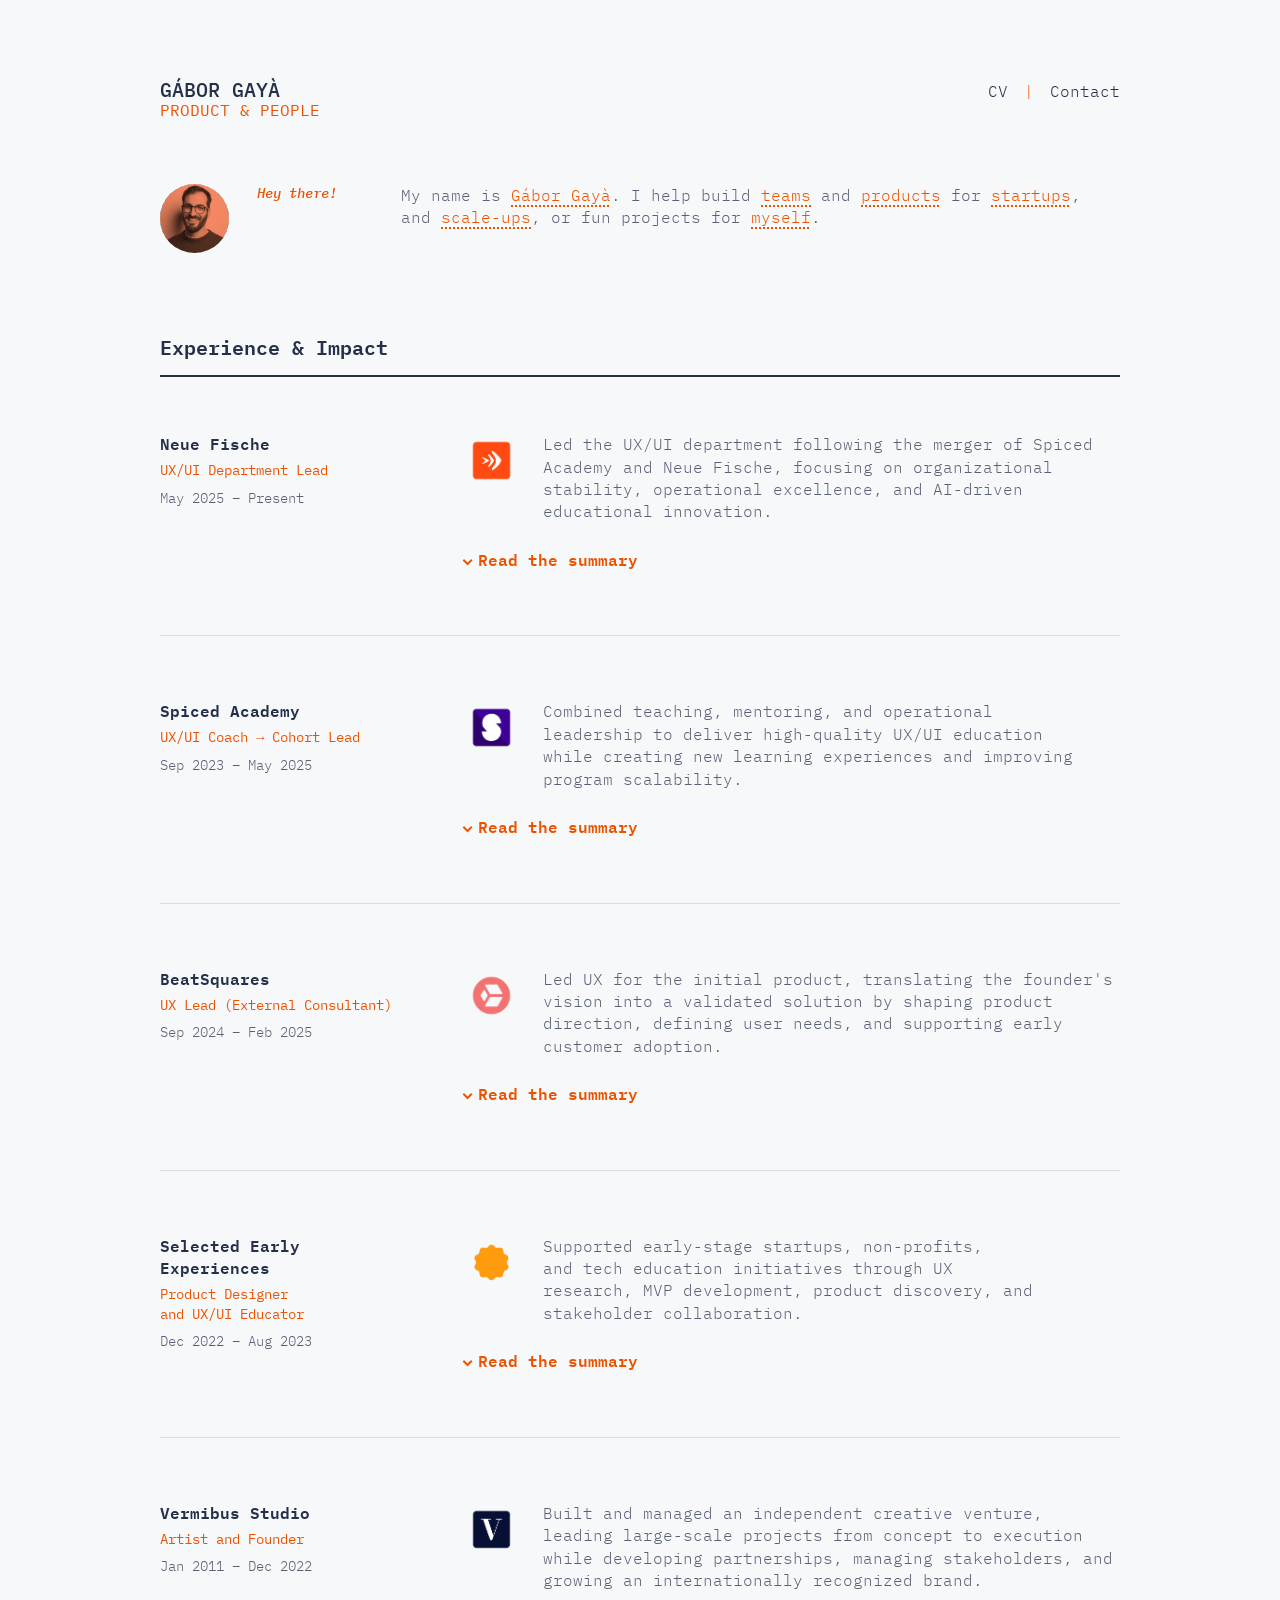
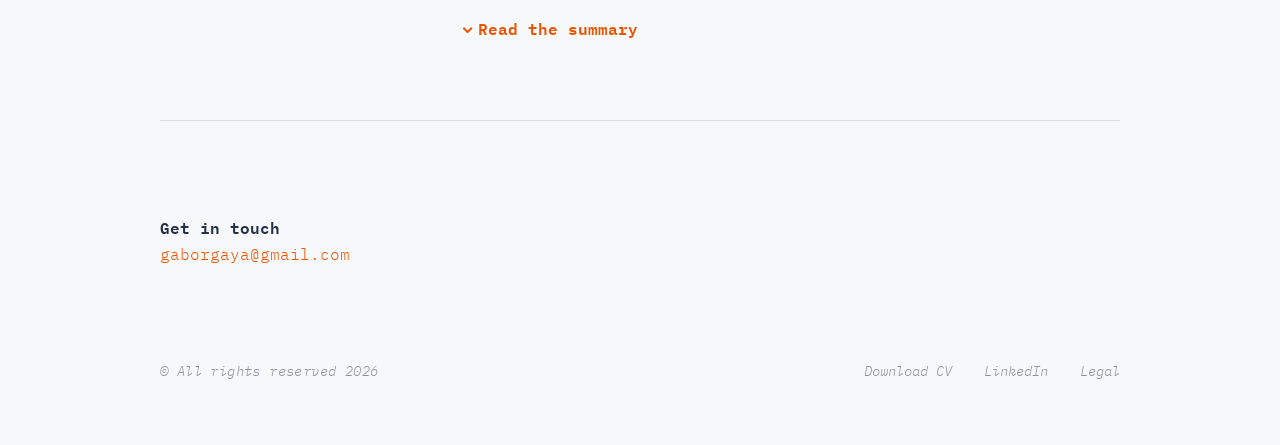
<file: index.html>
<!doctype html>
<html lang="en">
<head>
  <meta charset="utf-8">
  <meta name="viewport" content="width=device-width, initial-scale=1">
  <meta name="description" content="Gábor Gayà, Product & People Lead based in Berlin. Leadership experience across education, product, and creative ventures.">
  <link rel="icon" href="favicon.svg" type="image/svg+xml">
  <title>Gábor Gayà, Product &amp; People Lead</title>
  <link rel="stylesheet" href="typography.css?v=27">
  <link rel="stylesheet" href="styles.css?v=47">
  <!-- Theme: a saved manual choice (from clicking the portrait / "moon")
       always wins; otherwise follow the device's own light/dark setting.
       Runs before the page paints, so the theme never flashes on load. -->
  <script>
    (function () {
      var root = document.documentElement;
      var mq = window.matchMedia("(prefers-color-scheme: dark)");
      function deviceTheme() { return mq.matches ? "dark" : "light"; }
      function saved() { try { return localStorage.getItem("theme"); } catch (e) { return null; } }
      root.dataset.theme = saved() || deviceTheme();
      // Keep following the device, but only while the visitor hasn't
      // made a manual choice (theme-toggle.js writes that choice).
      mq.addEventListener("change", function () {
        if (!saved()) root.dataset.theme = deviceTheme();
      });
    })();
  </script>
</head>
<body>
  <header class="site-header wrap">
    <div class="brand">
      <span class="dock-slot" aria-hidden="true"></span>
      <a class="brand__text" href="./" aria-label="Gábor Gayà, back to home">
        <span class="brand__name">GÁBOR GAYÀ</span>
        <span class="brand__role">PRODUCT &amp; PEOPLE</span>
      </a>
    </div>
    <nav class="site-nav" aria-label="Primary">
      <a href="cv.pdf">CV</a>
      <span class="site-nav__sep" aria-hidden="true">|</span>
      <a href="#contact">Contact</a>
    </nav>
    <a class="menu__open" href="#menu" aria-label="Open menu"><span class="menu__icon" aria-hidden="true"></span></a>
  </header>

  <!-- Mobile menu overlay (pure CSS: opens via :target when #menu is in the URL,
       closes when the target moves elsewhere: X → #_, or Contact → #contact) -->
  <nav id="menu" class="menu__panel" aria-label="Mobile menu">
    <a class="menu__close" href="#_" aria-label="Close menu"></a>
    <a href="cv.pdf">CV</a>
    <a href="#contact">Contact</a>
  </nav>

  <main class="wrap">
    <section id="about">
      <div class="portrait" role="button" tabindex="0"
           aria-label="Switch between light and dark mode">
        <img src="assets/portrait.jpg" alt="Portrait of Gábor Gayà">
      </div>

      <!-- The visible intro is the interactive sentence below; this hidden
           <h1> keeps a real page heading for SEO and screen readers. -->
      <h1 class="visually-hidden">Gábor Gayà, Product &amp; People Lead</h1>

      <div class="row">
        <div class="row__label">Hey there!</div>
        <div class="row__body">
          <p class="grow-sentence">My name is <button class="trigger" aria-expanded="false">Gábor Gayà</button><span class="reveal">, I live in <button class="trigger" aria-expanded="false">Berlin, Germany</button><span class="reveal"> where I lead the UX/UI Department at Neue Fische</span></span>. I help build <button id="teamsdoor" class="trigger" aria-expanded="false">teams</button><span class="reveal"> that keep running smoothly when I leave the room and work with a common goal in mind. My way of doing this starts with them: understanding what drives them, and finding common ground with the company's needs, a basic UX approach that's often missing when building teams. I also enjoy building</span><span class="conn-teams-a"> and </span><span class="conn-teams-b"> </span><button class="trigger" aria-expanded="false">products</button><span class="reveal">, which vary from MVPs and PoCs</span> for <button id="startups" class="trigger" aria-expanded="false">startups</button><span class="reveal">, like <a class="link-ref" href="#exp-beatsquares">BeatSquares</a>, where I was involved in the product foundation. My work as UX Lead had a tangible impact on the acquisition of NOZ and Süddeutsche Zeitung as the company's first clients</span><span class="conn-scale-a">, and </span><span class="conn-scale-b">. I also create new revenue sources for </span><button id="scaleups" class="trigger" aria-expanded="false">scale-ups</button><span class="reveal">. For example, at <a class="link-ref" href="#exp-neuefische">Neue Fische</a>, where I currently work, I'm leading the development of a new educational product that opens a new revenue source adjusted to today's needs and students. It's called <a class="link-ref" href="https://www.neuefische.de/en/preview?type=bootcamp&amp;id=5wVOq2cGertanG904XwfLM" target="_blank" rel="noopener">AI Design OS: AI Workflows for UX/UI Designers Bootcamp</a></span><span class="conn-a">, or</span><span class="conn-b">. I also do</span> fun projects for <button class="trigger" aria-expanded="false">myself</button><span class="reveal">. Today I'm building a fitness app for intermediate lifters who want to get raw data of their gym sessions, instead of motivational quotes</span>.</p>
        </div>
      </div>
    </section>

    <section id="experience">
      <h2 class="section-title">Experience &amp; Impact</h2>

      <!-- Entry 1 -->
      <article class="entry" id="exp-neuefische">
        <h3 class="entry__company">Neue Fische<span class="entry__role">UX/UI Department Lead</span><span class="entry__dates">May 2025 – Present</span></h3>
        <div class="entry__content">
          <div class="entry__intro">
            <a class="entry__logo-link" href="https://www.neuefische.de/en" target="_blank" rel="noopener"><img class="entry__logo" src="assets/icon-neuefische.png" alt="Neue Fische" width="88" height="88"></a>
          <p class="entry__summary">Led the UX/UI department following the merger of Spiced Academy and Neue Fische, focusing on organizational stability, operational excellence, and AI-driven educational innovation.</p>
          </div>
          <details class="more">
            <summary class="more__toggle">
              <span class="more__chevron" aria-hidden="true"></span>
              <span class="more__label">Read the summary</span>
            </summary>
          <div class="block">
            <p class="block__label">Company</p>
            <div class="block__body"><p>Neue Fische is a German tech bootcamp delivering intensive, career-focused training in digital and technology disciplines.</p></div>
          </div>
          <div class="block">
            <p class="block__label">Key Outcomes</p>
            <ul class="arrows">
              <li class="grow-sentence">Led a department of 12 core team members &amp; 8 freelancers through a post-restructuring phase, <button id="nf-stab" class="trigger" aria-expanded="false">stabilizing operations</button><span class="reveal">. I rebuilt for stability, not just savings. Every departure became a chance to make the team stronger, not smaller, and to run the department lean enough that no one would face another round of layoffs. Built to last.</span><span class="conn-nf-a">, </span><span class="conn-nf-b"> It also meant </span><button class="trigger" aria-expanded="false">improving team performance</button><span class="reveal">. I gave people territory, not only tasks. Two coaches grew into domain owners, one for design systems, one for usability testing, each tied to a real department goal. That was the point</span>, and <button class="trigger" aria-expanded="false">rebuilding team cohesion</button><span class="reveal">. We were really three teams in one: German, English on campus, and English online, each doing things a little differently. Now they run one shared operation while each keeps its own style</span>.</li>
              <li class="grow-sentence">Rebuilt 50% of the department through <button class="trigger" aria-expanded="false">strategic hiring</button><span class="reveal">. A tighter market left experienced coaches from other bootcamps between roles, so I brought several in. Each one carried the know-how and best practices from their old team, quietly raising the level of ours</span>, optimizing team structure across a €650k+ budget.</li>
              <li class="grow-sentence">Defined &amp; launched an AI-native educational product, aligning <button class="trigger" aria-expanded="false">eight cross-functional teams</button><span class="reveal">. Launching it meant aligning eight teams behind one product, from Marketing, Admissions and Program to Product, QA, HR and SME (Subject Matter Expert), all the way up to the CEO. Everyone had their own priorities, and keeping them pointed at the same goal was the job</span>.</li>
            </ul>
          </div>
          <div class="block">
            <p class="block__label">Scope</p>
            <div class="block__body"><p>12 core staff and 8 freelancers across three programs, spanning strategy, hiring, performance, curriculum, and operations.</p></div>
          </div>
          </details>
        </div>
      </article>

      <!-- Entry 2 -->
      <article class="entry">
        <h3 class="entry__company">Spiced Academy<span class="entry__role">UX/UI Coach → Cohort Lead</span><span class="entry__dates">Sep 2023 – May 2025</span></h3>
        <div class="entry__content">
          <div class="entry__intro">
            <a class="entry__logo-link" href="https://www.spiced-academy.com/en" target="_blank" rel="noopener"><img class="entry__logo" src="assets/icon-spiced.png" alt="Spiced Academy" width="88" height="88"></a>
          <p class="entry__summary">Combined teaching, mentoring, and operational leadership to deliver high-quality UX/UI education while creating new learning experiences and improving program scalability.</p>
          </div>
          <details class="more">
            <summary class="more__toggle">
              <span class="more__chevron" aria-hidden="true"></span>
              <span class="more__label">Read the summary</span>
            </summary>
          <div class="block">
            <p class="block__label">Company</p>
            <div class="block__body"><p>Spiced Academy is a brand from Neue Fische. We train, upskill and reskill new tech talents every day, helping professionals translate their previous experiences and strengths into practice-oriented, in-demand digital skills.</p></div>
          </div>
          <div class="block">
            <p class="block__label">Key Outcomes</p>
            <ul class="arrows">
              <li class="grow-sentence">Developed and launched the <button class="trigger" aria-expanded="false">"AI for UX/UI Designers" module</button><span class="reveal">. Every competitor was racing to bolt AI onto their courses, but the tools change every week; anything tied to a specific tool would be outdated by the next cohort. So I built it on durable principles instead, with a roadmap to keep it current. 82% of students said it was what set us apart</span>, establishing the <button id="sp-fw" class="trigger" aria-expanded="false">curriculum framework used by multiple instructors</button><span class="reveal">. I built it to be taught by anyone, not just me: shaped with 11 coaches and 150+ students, versioned from 1.0 to 2.0, and proven across small and large, in-campus and remote cohorts. A framework, not a one-off lesson.</span><span class="conn-sp-a"> to train 250+ students.</span></li>
              <li>Led and mentored 100+ students, supporting professional growth and career development.</li>
            </ul>
          </div>
          <div class="block">
            <p class="block__label">Scope</p>
            <div class="block__body"><p>Full cohort delivery for 100+ students, plus curriculum and LMS development and coordinating teaching assistants and junior staff.</p></div>
          </div>
          </details>
        </div>
      </article>

      <!-- Entry 3 -->
      <article class="entry" id="exp-beatsquares">
        <h3 class="entry__company">BeatSquares<span class="entry__role">UX Lead (External Consultant)</span><span class="entry__dates">Sep 2024 – Feb 2025</span></h3>
        <div class="entry__content">
          <div class="entry__intro">
            <a class="entry__logo-link" href="https://www.beatsquares.com/" target="_blank" rel="noopener"><img class="entry__logo" src="assets/icon-beatsquares.png" alt="BeatSquares" width="88" height="88"></a>
          <p class="entry__summary">Led UX for the initial product, translating the founder's vision into a validated solution by shaping product direction, defining user needs, and supporting early customer adoption.</p>
          </div>
          <details class="more">
            <summary class="more__toggle">
              <span class="more__chevron" aria-hidden="true"></span>
              <span class="more__label">Read the summary</span>
            </summary>
          <div class="block">
            <p class="block__label">Company</p>
            <div class="block__body"><p>BeatSquares is a B2B SaaS startup helping local journalists increase the reach and impact of their investigations by connecting stories with relevant audiences and delivery formats.</p></div>
          </div>
          <div class="block">
            <p class="block__label">Key Outcomes</p>
            <ul class="arrows">
              <li class="grow-sentence">Led UX for <button class="trigger" aria-expanded="false">the initial product</button><span class="reveal">, trimming the founder's big idea down to a manageable MVP, delivered two months ahead of schedule</span>, contributing to the product foundation that supported the acquisition of NOZ and Süddeutsche Zeitung as the company's first clients.</li>
              <li class="grow-sentence">Designed <button class="trigger" aria-expanded="false">validation frameworks</button><span class="reveal">, the discovery groundwork: framing the problem with "How Might We", a user persona, current-state vs. future-state journey maps to see where BeatSquares fit, and the core user flows</span>, analyzed user insights, and <button class="trigger" aria-expanded="false">prioritized product opportunities</button><span class="reveal">, ranked on Value, Impact and Priority, scored across three lenses: UX, web development, and the CEO</span> to guide decision-making.</li>
            </ul>
          </div>
          <div class="block">
            <p class="block__label">Scope</p>
            <div class="block__body"><p>UX direction for the initial product, covering discovery, validation, and user research with journalists.</p></div>
          </div>
          </details>
        </div>
      </article>

      <!-- Entry 4: Selected Early Experiences (grouped roundup) -->
      <article class="entry">
        <h3 class="entry__company">Selected Early Experiences<span class="entry__role">Product Designer and UX/UI Educator</span><span class="entry__dates">Dec 2022 – Aug 2023</span></h3>
        <div class="entry__content">
          <div class="entry__intro">
            <img class="entry__logo" src="assets/icon-selected.png" alt="Selected Early Experiences" width="88" height="88">
          <p class="entry__summary">Supported early-stage startups, non-profits, and tech education initiatives through UX research, MVP development, product discovery, and stakeholder collaboration.</p>
          </div>
          <details class="more">
            <summary class="more__toggle">
              <span class="more__chevron" aria-hidden="true"></span>
              <span class="more__label">Read the summary</span>
            </summary>
          <div class="block">
            <p class="block__label">Companies</p>
            <div class="block__body">
              <ul class="plain">
                <li><strong><a href="https://www.tekkr.io/" target="_blank" rel="noopener">Tekkr</a></strong>, a B2B SaaS startup providing playbooks and resources for leaders in VC-backed technology companies.</li>
                <li><strong><a href="https://www.ironhack.com/de-en" target="_blank" rel="noopener">Ironhack</a></strong>, an intensive tech bootcamp providing hands-on B2C courses in high-demand tech skills.</li>
                <li><strong><a href="https://www.jungesnetzwerk.de/" target="_blank" rel="noopener">Junges Netzwerk</a></strong>, a non-profit organization fostering cultural connections between Germany and South America.</li>
              </ul>
            </div>
          </div>
          <div class="block">
            <p class="block__label">Key Outcomes</p>
            <div class="block__body">
              <p class="scope-item grow-sentence"><strong>Tekkr &amp; Junges Netzwerk</strong><br>Conceptualized diverse products from idea to MVP; <button class="trigger" aria-expanded="false">identified critical flaws and outdated assumptions, redirecting project direction</button><span class="reveal">: at Junges Netzwerk, that meant catching a major flaw buried in the existing research, before the team spent months building the perfect solution to the wrong problem</span>; conducted multiple user interviews with end users, SMEs &amp; decision-makers.</p>
              <p class="scope-item"><strong>Ironhack</strong><br>Supported UX/UI education delivery through workshops, one-on-one sessions, and design reviews, providing personalized feedback to improve student understanding.</p>
            </div>
          </div>
          </details>
        </div>
      </article>

      <!-- Entry 5: Vermibus (adds Speaking) -->
      <article class="entry">
        <h3 class="entry__company">Vermibus Studio<span class="entry__role">Artist and Founder</span><span class="entry__dates">Jan 2011 – Dec 2022</span></h3>
        <div class="entry__content">
          <div class="entry__intro">
            <a class="entry__logo-link" href="https://web.archive.org/web/20220214191840/https://vermibus.com/" target="_blank" rel="noopener"><img class="entry__logo" src="assets/icon-vermibus.png" alt="Vermibus Studio" width="88" height="88"></a>
          <p class="entry__summary">Built and managed an independent creative venture, leading large-scale projects from concept to execution while developing partnerships, managing stakeholders, and growing an internationally recognized brand.</p>
          </div>
          <details class="more">
            <summary class="more__toggle">
              <span class="more__chevron" aria-hidden="true"></span>
              <span class="more__label">Read the summary</span>
            </summary>
          <div class="block">
            <p class="block__label">Company</p>
            <div class="block__body"><p>Vermibus Studio is an independent creative practice founded and led by artist <a href="https://web.archive.org/web/20180127090334/http://vermibus.com/" target="_blank" rel="noopener">Vermibus</a>, focused on large-scale public interventions and cultural projects across Europe.</p></div>
          </div>
          <div class="block">
            <p class="block__label">Key Outcomes</p>
            <ul class="arrows">
              <li>Built an internationally recognized creative brand from the ground up, with work showcased in museums, galleries, and cultural institutions across Europe and the US.</li>
              <li class="grow-sentence">Led <button class="trigger" aria-expanded="false">end-to-end project strategy and execution</button><span class="reveal">. Every project meant directing a full creative team of photographers, videographers, designers and gallerists, and holding them all to one vision</span>, managing partnerships, budgets, logistics, communications, and brand development.</li>
              <li>Managed complex stakeholder networks including press, cultural institutions, galleries, and private collectors while delivering projects in dynamic environments.</li>
            </ul>
          </div>
          <div class="block">
            <p class="block__label">Speaking</p>
            <div class="block__body"><p>Delivered talks and masterclasses at institutions and events including Museum Reina Sofía (Madrid), See Conference (Wiesbaden), Forward Festivals (Hamburg &amp; Vienna), Design Matters (Breda &amp; The Hague), In4Art (Amsterdam), La Casa Encendida (Madrid), and Moniker Art Fair (London &amp; NYC).</p></div>
          </div>
          <div class="block">
            <p class="block__label">Scope</p>
            <div class="block__body"><p>Sole founder, owning brand and positioning, partnerships with galleries, museums, media, and collectors, and project budgets, logistics, and timelines.</p></div>
          </div>
          </details>
        </div>
      </article>
    </section>
  </main>

  <footer id="contact" class="site-footer wrap">
    <div class="getintouch">
      <p class="getintouch__label">Get in touch</p>
      <a class="getintouch__mail" href="mailto:gaborgaya@gmail.com">gaborgaya@gmail.com</a>
    </div>
    <div class="footer-bottom">
      <span>© All rights reserved 2026</span>
      <nav class="footer-links" aria-label="Footer">
        <a href="cv.pdf">Download CV</a>
        <a href="https://www.linkedin.com/in/gabor-gaya/" target="_blank" rel="noopener noreferrer">LinkedIn</a>
        <a href="legal.html">Legal</a>
      </nav>
    </div>
  </footer>
  <script src="avatar-dock.js"></script>
  <script src="theme-toggle.js"></script>
  <script>
    // About: the "growing sentence". Each orange-underlined <button> reveals
    // the hidden <span> immediately after it, and clicking again collapses it.
    // Reveals can hold more buttons, so the sentence keeps growing the deeper
    // you click. Connector-swaps and the opened-door style key off
    // aria-expanded, so collapsing restores the closed sentence automatically.
    document.querySelectorAll(".grow-sentence .trigger").forEach(function (trigger) {
      trigger.addEventListener("click", function () {
        var target = trigger.dataset.target;
        var reveal = target ? document.getElementById(target) : trigger.nextElementSibling;
        var opening = trigger.getAttribute("aria-expanded") !== "true";
        trigger.setAttribute("aria-expanded", opening ? "true" : "false");
        if (reveal) reveal.classList.toggle("open", opening);
        var also = trigger.dataset.also;
        if (also) { var shared = document.getElementById(also); if (shared) shared.classList.toggle("open", opening); }
        // Only bring new text into view when opening, never when collapsing.
        if (opening && reveal) reveal.scrollIntoView({ behavior: "smooth", block: "nearest" });
      });
    });

    // In-sentence company links (#exp-…) jump to the Experience entry AND
    // pop its "Read the summary" chevron open, so the reader lands on the
    // full story, not a collapsed teaser. The <details> is native, so opening
    // it is just details.open = true.
    document.querySelectorAll('.grow-sentence a[href^="#exp-"]').forEach(function (link) {
      link.addEventListener("click", function () {
        var article = document.getElementById(link.getAttribute("href").slice(1));
        if (!article) return;
        var details = article.querySelector("details.more");
        if (details) details.open = true;
      });
    });

    // Logo → glide back to the top of this one-page site instead of
    // reloading. preventDefault stops the href="./" navigation; we scroll
    // smoothly (instantly for reduced-motion users). The real link stays as
    // a no-JS fallback.
    var brandLink = document.querySelector(".brand__text");
    if (brandLink) {
      brandLink.addEventListener("click", function (e) {
        e.preventDefault();
        var reduce = window.matchMedia("(prefers-reduced-motion: reduce)").matches;
        window.scrollTo({ top: 0, behavior: reduce ? "auto" : "smooth" });
      });
    }
  </script>
</body>
</html>
</file>
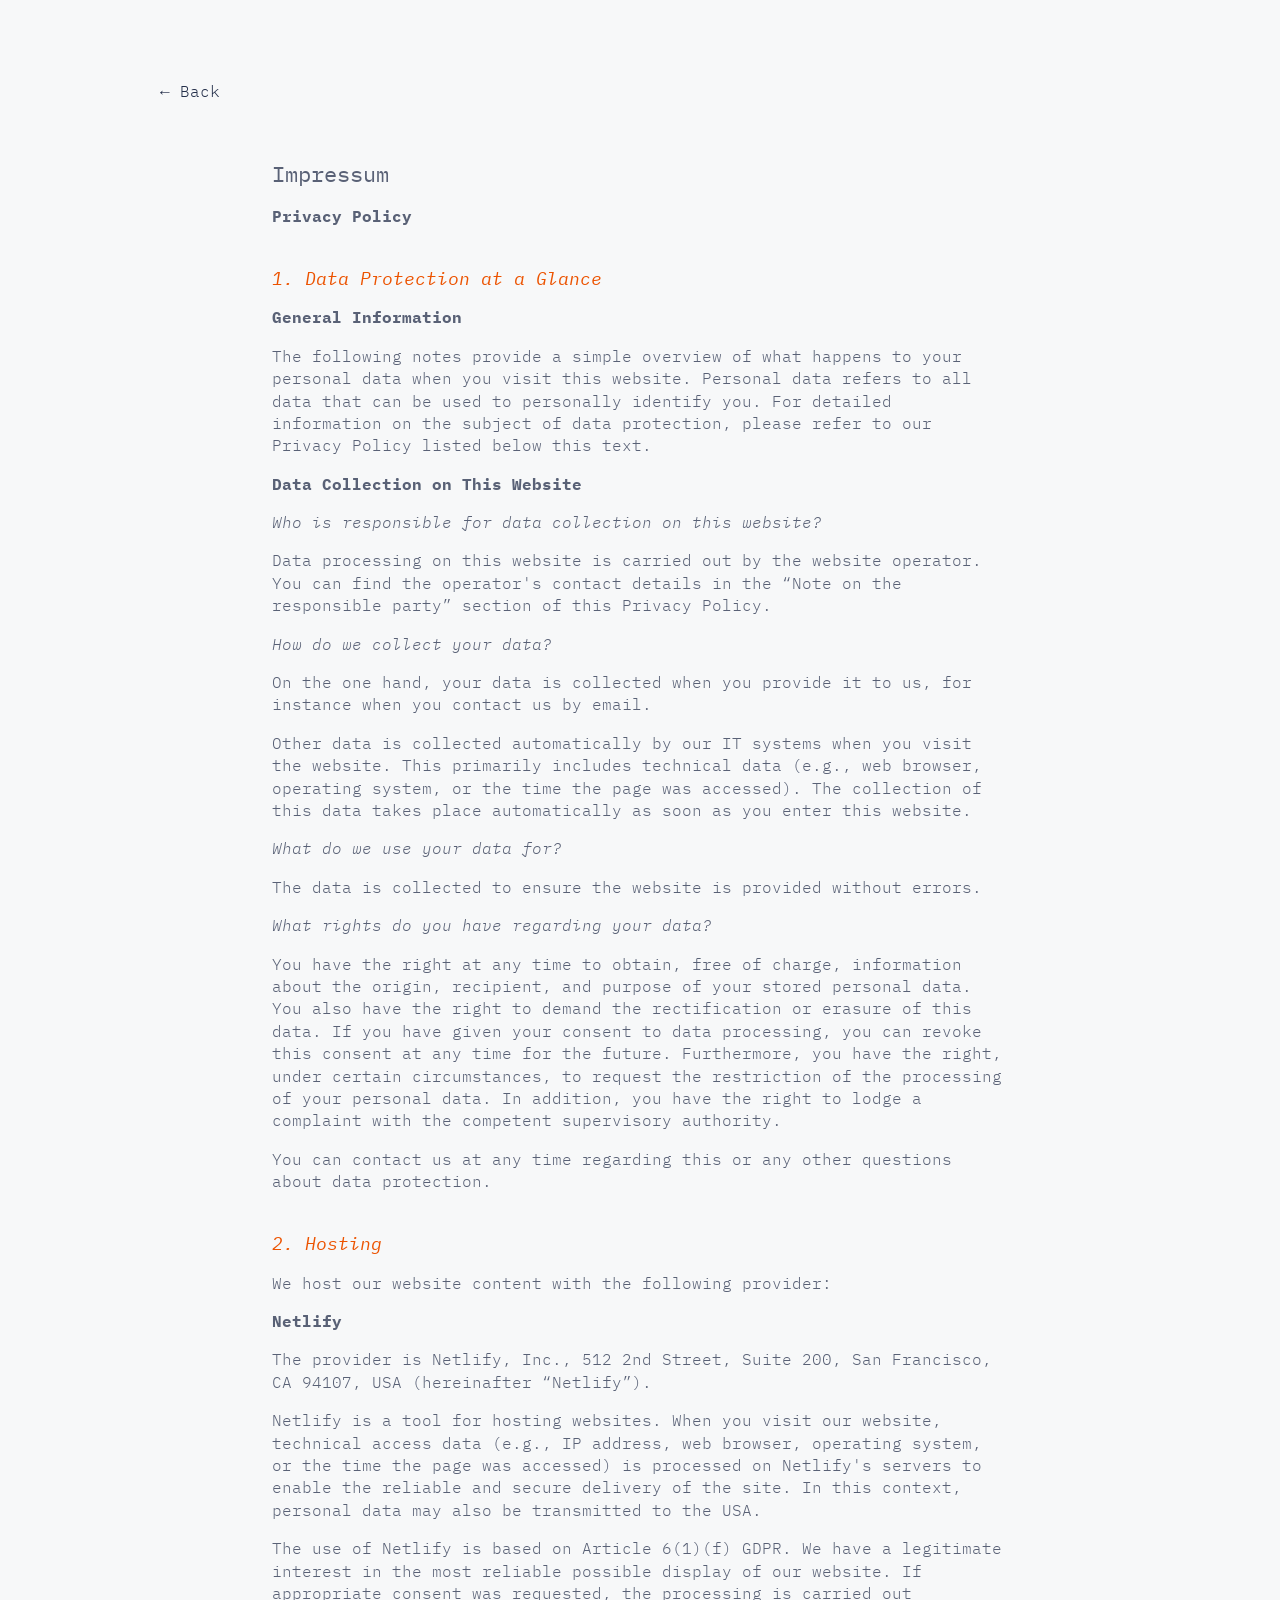
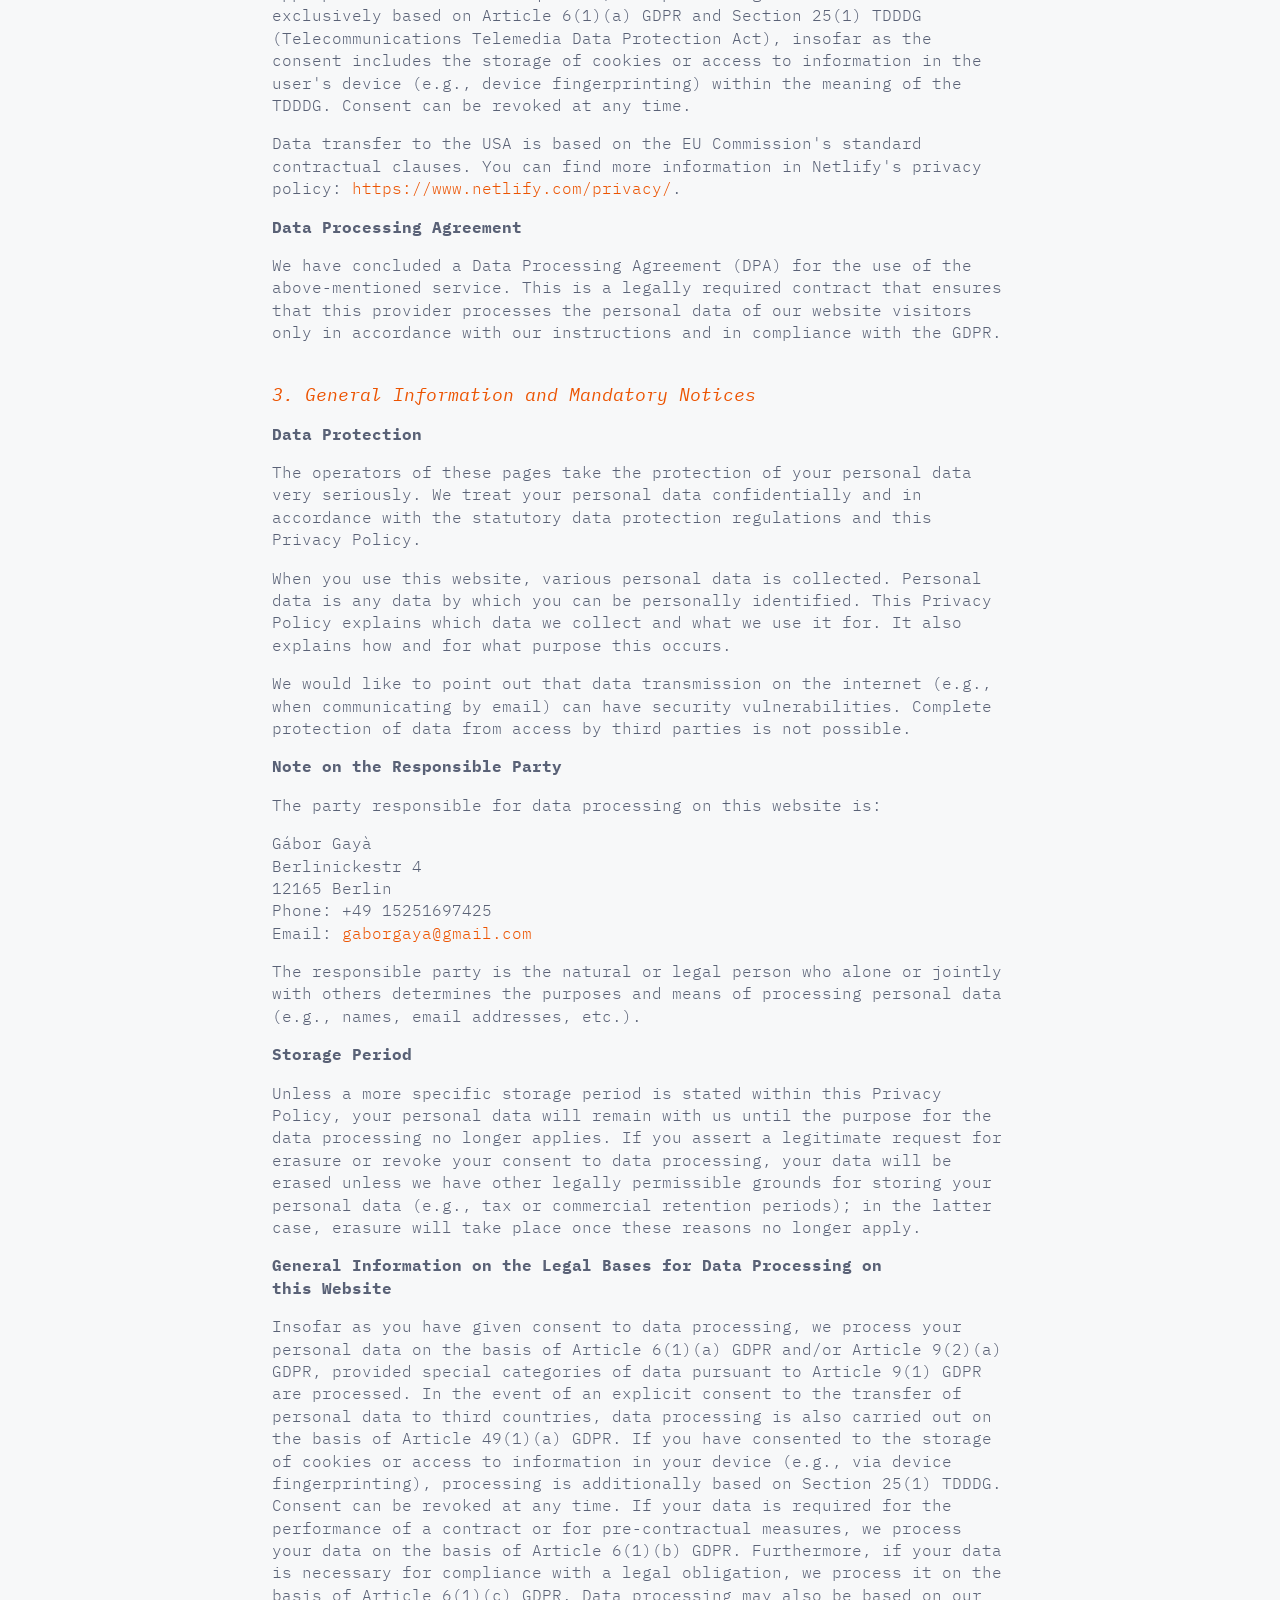
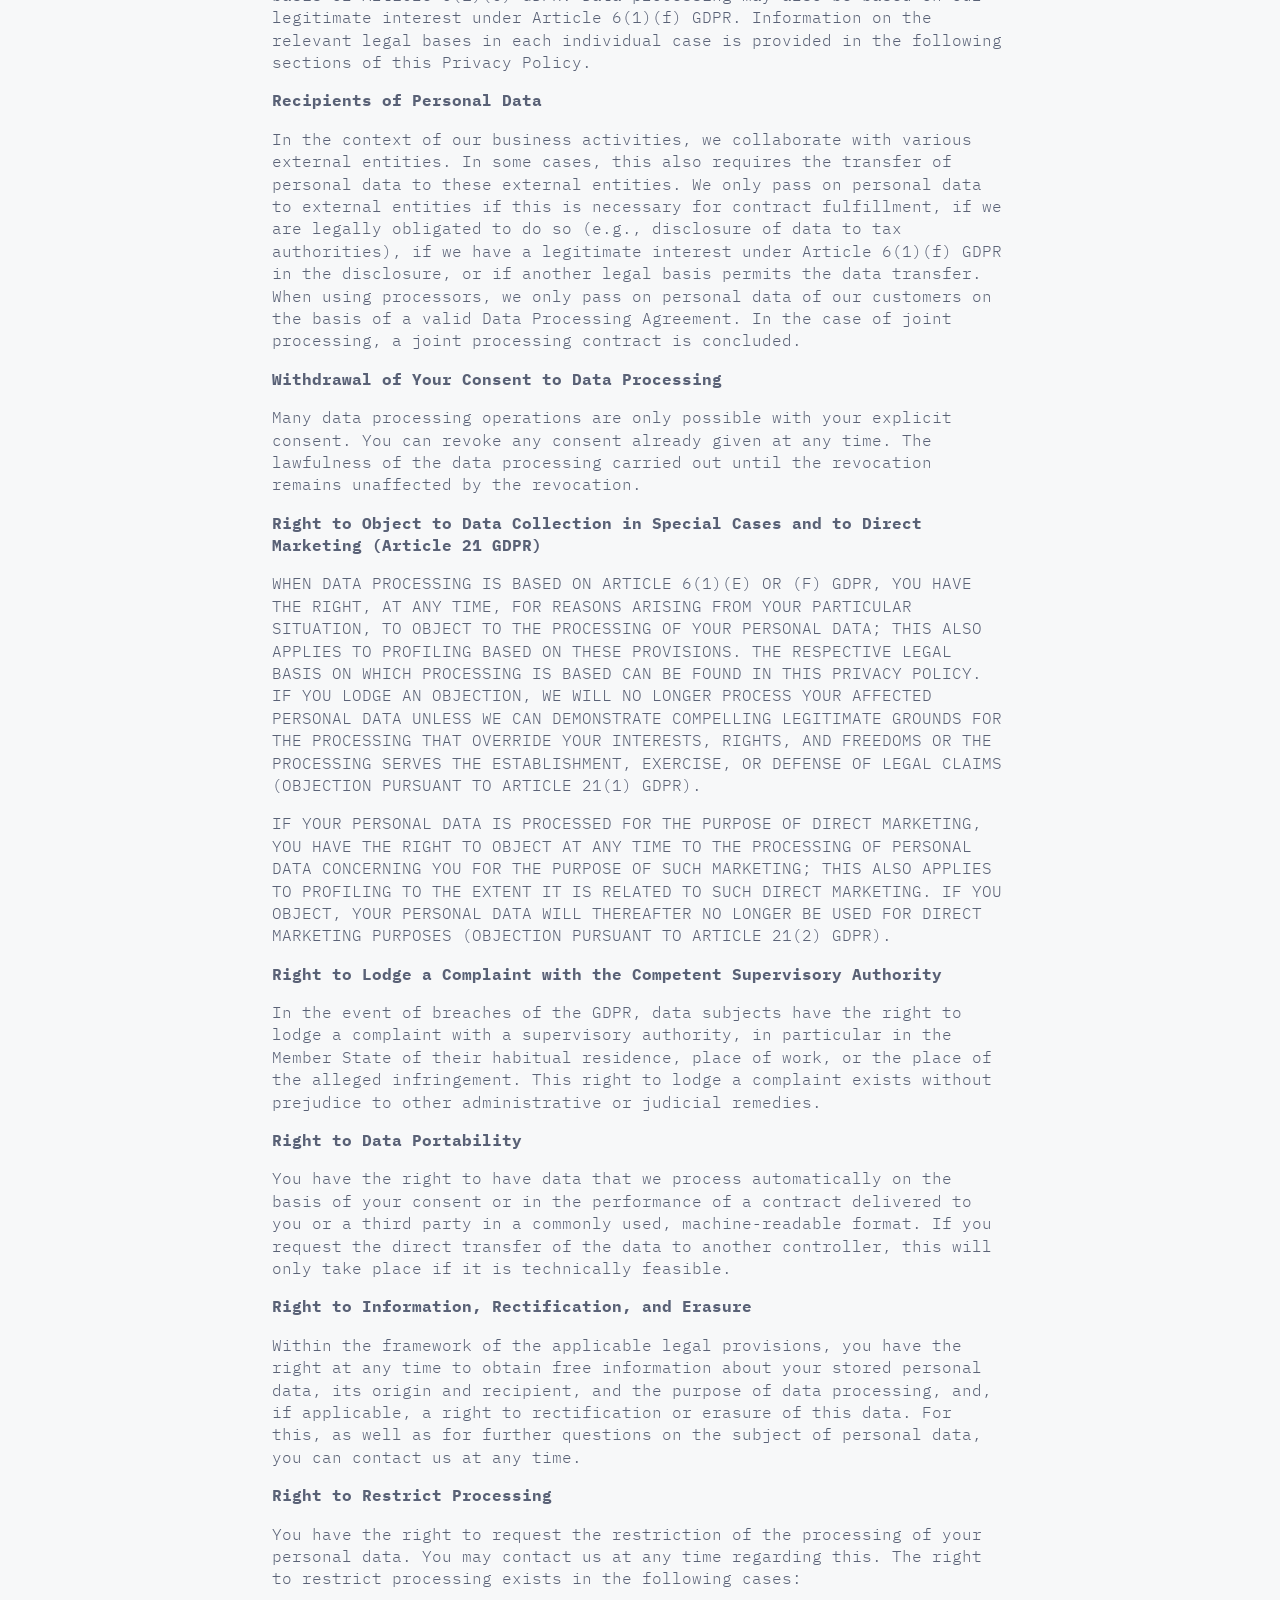
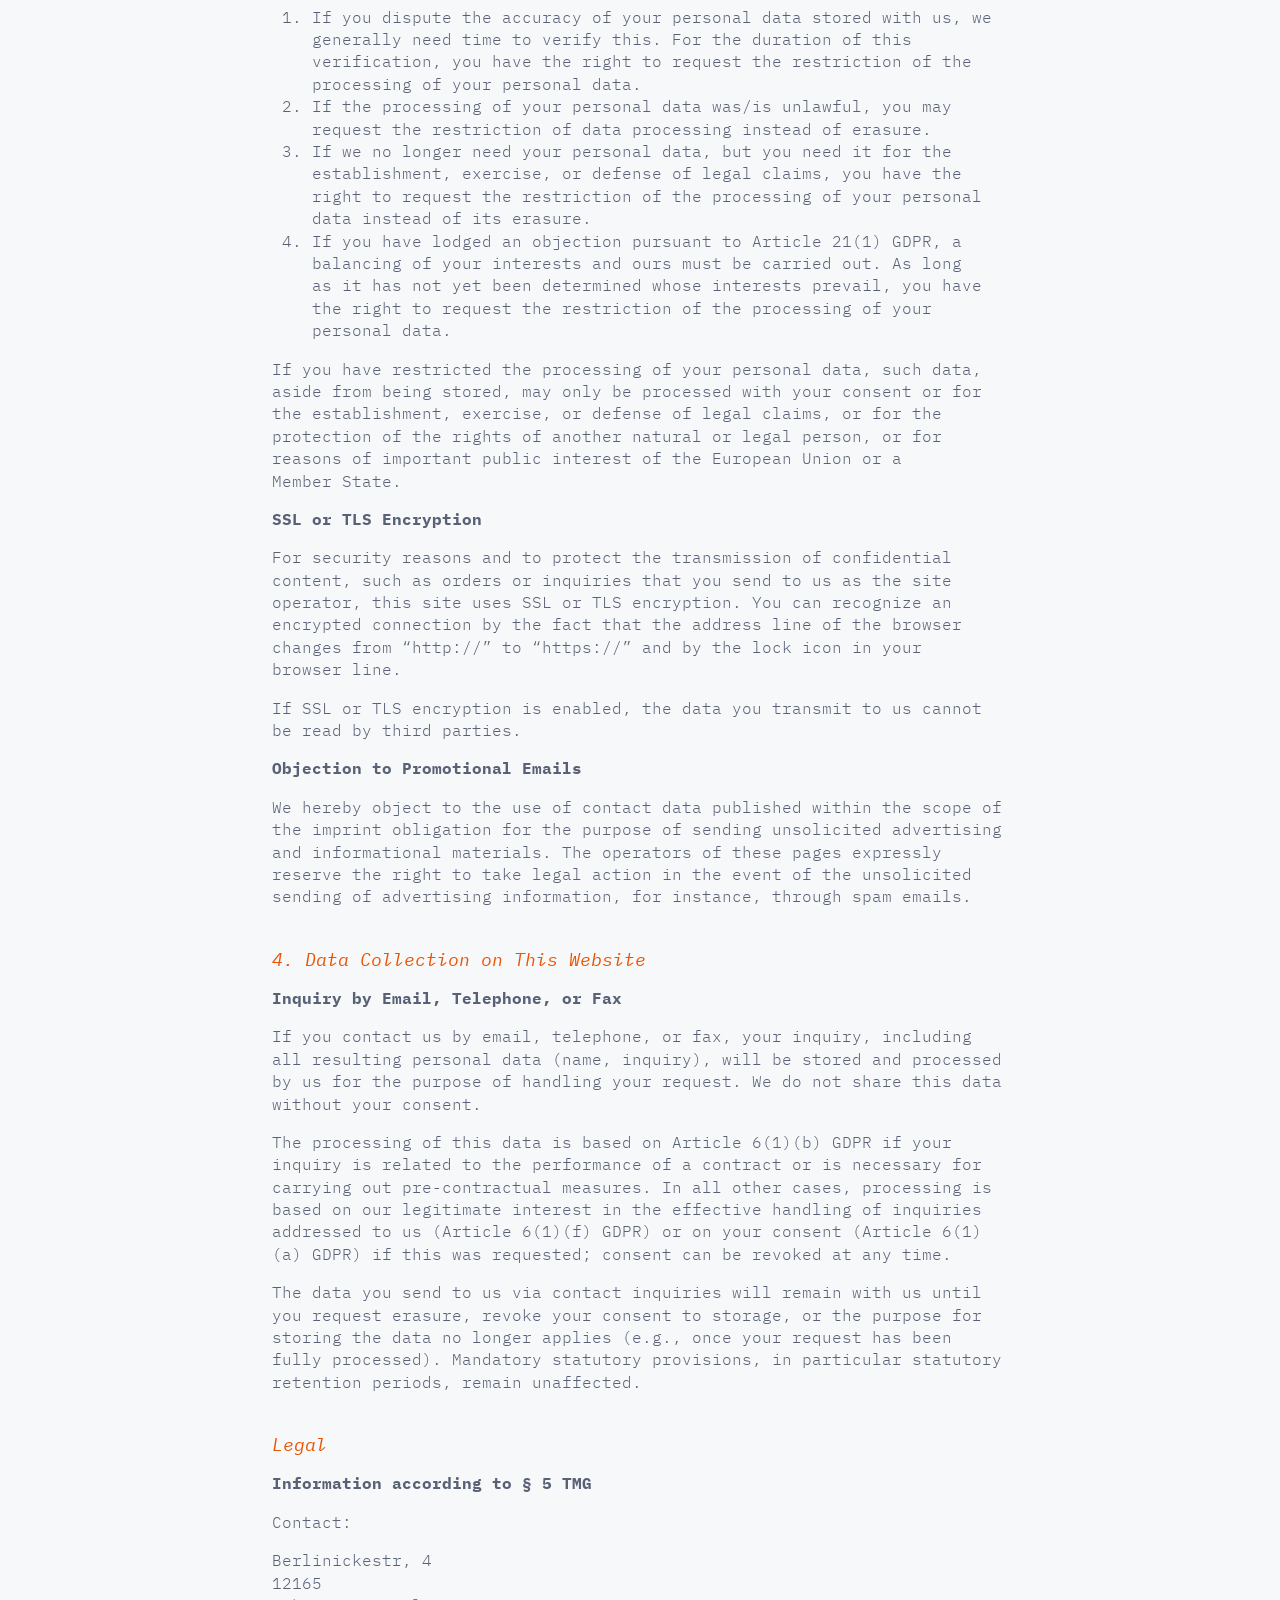
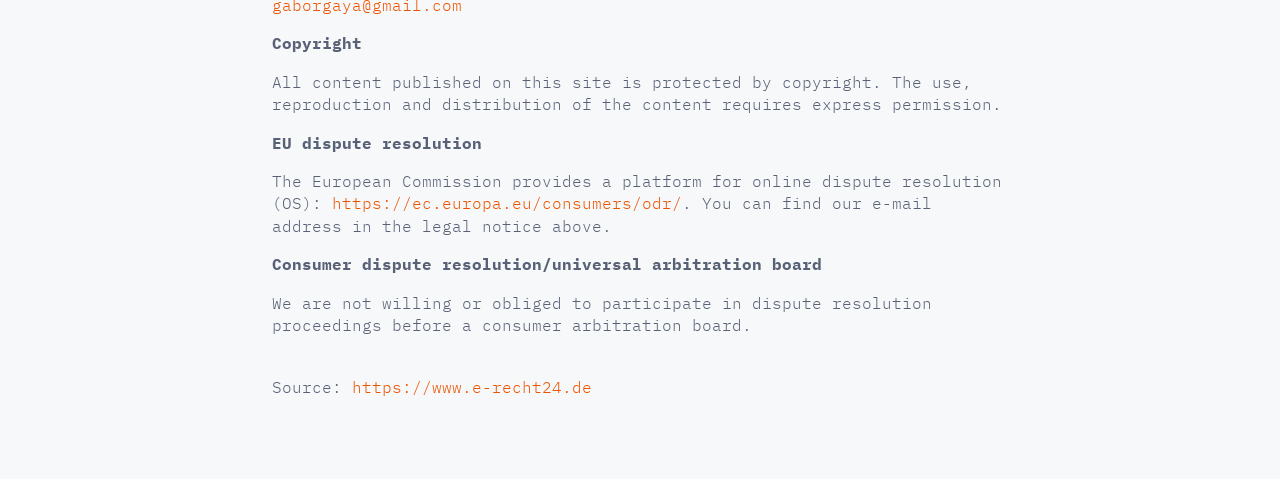
<file: legal.html>
<!doctype html>
<html lang="en">
<head>
  <meta charset="utf-8">
  <meta name="viewport" content="width=device-width, initial-scale=1">
  <meta name="description" content="Gábor Gayà, Product & People Lead based in Berlin. Leadership experience across education, product, and creative ventures.">
  <link rel="icon" href="favicon.svg" type="image/svg+xml">
  <title>Legal, Gábor Gayà</title>
  <link rel="stylesheet" href="typography.css">
  <link rel="stylesheet" href="styles.css">
</head>
<body>
  <header class="site-header wrap">
    <nav class="site-nav" aria-label="Primary">
      <a href="index.html">← Back</a>
    </nav>
  </header>

  <main class="legal">
    <h1>Impressum</h1>

    <p><strong>Privacy Policy</strong></p>

    <h2>1. Data Protection at a Glance</h2>

    <p><strong>General Information</strong></p>
    <p>The following notes provide a simple overview of what happens to your personal data when you visit this website. Personal data refers to all data that can be used to personally identify you. For detailed information on the subject of data protection, please refer to our Privacy Policy listed below this text.</p>

    <p><strong>Data Collection on This Website</strong></p>
    <p><em>Who is responsible for data collection on this website?</em></p>
    <p>Data processing on this website is carried out by the website operator. You can find the operator's contact details in the “Note on the responsible party” section of this Privacy Policy.</p>
    <p><em>How do we collect your data?</em></p>
    <p>On the one hand, your data is collected when you provide it to us, for instance when you contact us by email.</p>
    <p>Other data is collected automatically by our IT systems when you visit the website. This primarily includes technical data (e.g., web browser, operating system, or the time the page was accessed). The collection of this data takes place automatically as soon as you enter this website.</p>
    <p><em>What do we use your data for?</em></p>
    <p>The data is collected to ensure the website is provided without errors.</p>
    <p><em>What rights do you have regarding your data?</em></p>
    <p>You have the right at any time to obtain, free of charge, information about the origin, recipient, and purpose of your stored personal data. You also have the right to demand the rectification or erasure of this data. If you have given your consent to data processing, you can revoke this consent at any time for the future. Furthermore, you have the right, under certain circumstances, to request the restriction of the processing of your personal data. In addition, you have the right to lodge a complaint with the competent supervisory authority.</p>
    <p>You can contact us at any time regarding this or any other questions about data protection.</p>

    <h2>2. Hosting</h2>
    <p>We host our website content with the following provider:</p>
    <p><strong>Netlify</strong></p>
    <p>The provider is Netlify, Inc., 512 2nd Street, Suite 200, San Francisco, CA 94107, USA (hereinafter “Netlify”).</p>
    <p>Netlify is a tool for hosting websites. When you visit our website, technical access data (e.g., IP address, web browser, operating system, or the time the page was accessed) is processed on Netlify's servers to enable the reliable and secure delivery of the site. In this context, personal data may also be transmitted to the USA.</p>
    <p>The use of Netlify is based on Article 6(1)(f) GDPR. We have a legitimate interest in the most reliable possible display of our website. If appropriate consent was requested, the processing is carried out exclusively based on Article 6(1)(a) GDPR and Section 25(1) TDDDG (Telecommunications Telemedia Data Protection Act), insofar as the consent includes the storage of cookies or access to information in the user's device (e.g., device fingerprinting) within the meaning of the TDDDG. Consent can be revoked at any time.</p>
    <p>Data transfer to the USA is based on the EU Commission's standard contractual clauses. You can find more information in Netlify's privacy policy: <a href="https://www.netlify.com/privacy/">https://www.netlify.com/privacy/</a>.</p>
    <p><strong>Data Processing Agreement</strong></p>
    <p>We have concluded a Data Processing Agreement (DPA) for the use of the above-mentioned service. This is a legally required contract that ensures that this provider processes the personal data of our website visitors only in accordance with our instructions and in compliance with the GDPR.</p>

    <h2>3. General Information and Mandatory Notices</h2>

    <p><strong>Data Protection</strong></p>
    <p>The operators of these pages take the protection of your personal data very seriously. We treat your personal data confidentially and in accordance with the statutory data protection regulations and this Privacy Policy.</p>
    <p>When you use this website, various personal data is collected. Personal data is any data by which you can be personally identified. This Privacy Policy explains which data we collect and what we use it for. It also explains how and for what purpose this occurs.</p>
    <p>We would like to point out that data transmission on the internet (e.g., when communicating by email) can have security vulnerabilities. Complete protection of data from access by third parties is not possible.</p>

    <p><strong>Note on the Responsible Party</strong></p>
    <p>The party responsible for data processing on this website is:</p>
    <p>Gábor Gayà<br>Berlinickestr 4<br>12165 Berlin<br>Phone: +49 15251697425<br>Email: <a href="mailto:gaborgaya@gmail.com">gaborgaya@gmail.com</a></p>
    <p>The responsible party is the natural or legal person who alone or jointly with others determines the purposes and means of processing personal data (e.g., names, email addresses, etc.).</p>

    <p><strong>Storage Period</strong></p>
    <p>Unless a more specific storage period is stated within this Privacy Policy, your personal data will remain with us until the purpose for the data processing no longer applies. If you assert a legitimate request for erasure or revoke your consent to data processing, your data will be erased unless we have other legally permissible grounds for storing your personal data (e.g., tax or commercial retention periods); in the latter case, erasure will take place once these reasons no longer apply.</p>

    <p><strong>General Information on the Legal Bases for Data Processing on this Website</strong></p>
    <p>Insofar as you have given consent to data processing, we process your personal data on the basis of Article 6(1)(a) GDPR and/or Article 9(2)(a) GDPR, provided special categories of data pursuant to Article 9(1) GDPR are processed. In the event of an explicit consent to the transfer of personal data to third countries, data processing is also carried out on the basis of Article 49(1)(a) GDPR. If you have consented to the storage of cookies or access to information in your device (e.g., via device fingerprinting), processing is additionally based on Section 25(1) TDDDG. Consent can be revoked at any time. If your data is required for the performance of a contract or for pre-contractual measures, we process your data on the basis of Article 6(1)(b) GDPR. Furthermore, if your data is necessary for compliance with a legal obligation, we process it on the basis of Article 6(1)(c) GDPR. Data processing may also be based on our legitimate interest under Article 6(1)(f) GDPR. Information on the relevant legal bases in each individual case is provided in the following sections of this Privacy Policy.</p>

    <p><strong>Recipients of Personal Data</strong></p>
    <p>In the context of our business activities, we collaborate with various external entities. In some cases, this also requires the transfer of personal data to these external entities. We only pass on personal data to external entities if this is necessary for contract fulfillment, if we are legally obligated to do so (e.g., disclosure of data to tax authorities), if we have a legitimate interest under Article 6(1)(f) GDPR in the disclosure, or if another legal basis permits the data transfer. When using processors, we only pass on personal data of our customers on the basis of a valid Data Processing Agreement. In the case of joint processing, a joint processing contract is concluded.</p>

    <p><strong>Withdrawal of Your Consent to Data Processing</strong></p>
    <p>Many data processing operations are only possible with your explicit consent. You can revoke any consent already given at any time. The lawfulness of the data processing carried out until the revocation remains unaffected by the revocation.</p>

    <p><strong>Right to Object to Data Collection in Special Cases and to Direct Marketing (Article 21 GDPR)</strong></p>
    <p>WHEN DATA PROCESSING IS BASED ON ARTICLE 6(1)(E) OR (F) GDPR, YOU HAVE THE RIGHT, AT ANY TIME, FOR REASONS ARISING FROM YOUR PARTICULAR SITUATION, TO OBJECT TO THE PROCESSING OF YOUR PERSONAL DATA; THIS ALSO APPLIES TO PROFILING BASED ON THESE PROVISIONS. THE RESPECTIVE LEGAL BASIS ON WHICH PROCESSING IS BASED CAN BE FOUND IN THIS PRIVACY POLICY. IF YOU LODGE AN OBJECTION, WE WILL NO LONGER PROCESS YOUR AFFECTED PERSONAL DATA UNLESS WE CAN DEMONSTRATE COMPELLING LEGITIMATE GROUNDS FOR THE PROCESSING THAT OVERRIDE YOUR INTERESTS, RIGHTS, AND FREEDOMS OR THE PROCESSING SERVES THE ESTABLISHMENT, EXERCISE, OR DEFENSE OF LEGAL CLAIMS (OBJECTION PURSUANT TO ARTICLE 21(1) GDPR).</p>
    <p>IF YOUR PERSONAL DATA IS PROCESSED FOR THE PURPOSE OF DIRECT MARKETING, YOU HAVE THE RIGHT TO OBJECT AT ANY TIME TO THE PROCESSING OF PERSONAL DATA CONCERNING YOU FOR THE PURPOSE OF SUCH MARKETING; THIS ALSO APPLIES TO PROFILING TO THE EXTENT IT IS RELATED TO SUCH DIRECT MARKETING. IF YOU OBJECT, YOUR PERSONAL DATA WILL THEREAFTER NO LONGER BE USED FOR DIRECT MARKETING PURPOSES (OBJECTION PURSUANT TO ARTICLE 21(2) GDPR).</p>

    <p><strong>Right to Lodge a Complaint with the Competent Supervisory Authority</strong></p>
    <p>In the event of breaches of the GDPR, data subjects have the right to lodge a complaint with a supervisory authority, in particular in the Member State of their habitual residence, place of work, or the place of the alleged infringement. This right to lodge a complaint exists without prejudice to other administrative or judicial remedies.</p>

    <p><strong>Right to Data Portability</strong></p>
    <p>You have the right to have data that we process automatically on the basis of your consent or in the performance of a contract delivered to you or a third party in a commonly used, machine-readable format. If you request the direct transfer of the data to another controller, this will only take place if it is technically feasible.</p>

    <p><strong>Right to Information, Rectification, and Erasure</strong></p>
    <p>Within the framework of the applicable legal provisions, you have the right at any time to obtain free information about your stored personal data, its origin and recipient, and the purpose of data processing, and, if applicable, a right to rectification or erasure of this data. For this, as well as for further questions on the subject of personal data, you can contact us at any time.</p>

    <p><strong>Right to Restrict Processing</strong></p>
    <p>You have the right to request the restriction of the processing of your personal data. You may contact us at any time regarding this. The right to restrict processing exists in the following cases:</p>
    <ol>
      <li>If you dispute the accuracy of your personal data stored with us, we generally need time to verify this. For the duration of this verification, you have the right to request the restriction of the processing of your personal data.</li>
      <li>If the processing of your personal data was/is unlawful, you may request the restriction of data processing instead of erasure.</li>
      <li>If we no longer need your personal data, but you need it for the establishment, exercise, or defense of legal claims, you have the right to request the restriction of the processing of your personal data instead of its erasure.</li>
      <li>If you have lodged an objection pursuant to Article 21(1) GDPR, a balancing of your interests and ours must be carried out. As long as it has not yet been determined whose interests prevail, you have the right to request the restriction of the processing of your personal data.</li>
    </ol>
    <p>If you have restricted the processing of your personal data, such data, aside from being stored, may only be processed with your consent or for the establishment, exercise, or defense of legal claims, or for the protection of the rights of another natural or legal person, or for reasons of important public interest of the European Union or a Member State.</p>

    <p><strong>SSL or TLS Encryption</strong></p>
    <p>For security reasons and to protect the transmission of confidential content, such as orders or inquiries that you send to us as the site operator, this site uses SSL or TLS encryption. You can recognize an encrypted connection by the fact that the address line of the browser changes from “http://” to “https://” and by the lock icon in your browser line.</p>
    <p>If SSL or TLS encryption is enabled, the data you transmit to us cannot be read by third parties.</p>

    <p><strong>Objection to Promotional Emails</strong></p>
    <p>We hereby object to the use of contact data published within the scope of the imprint obligation for the purpose of sending unsolicited advertising and informational materials. The operators of these pages expressly reserve the right to take legal action in the event of the unsolicited sending of advertising information, for instance, through spam emails.</p>

    <h2>4. Data Collection on This Website</h2>

    <p><strong>Inquiry by Email, Telephone, or Fax</strong></p>
    <p>If you contact us by email, telephone, or fax, your inquiry, including all resulting personal data (name, inquiry), will be stored and processed by us for the purpose of handling your request. We do not share this data without your consent.</p>
    <p>The processing of this data is based on Article 6(1)(b) GDPR if your inquiry is related to the performance of a contract or is necessary for carrying out pre-contractual measures. In all other cases, processing is based on our legitimate interest in the effective handling of inquiries addressed to us (Article 6(1)(f) GDPR) or on your consent (Article 6(1)(a) GDPR) if this was requested; consent can be revoked at any time.</p>
    <p>The data you send to us via contact inquiries will remain with us until you request erasure, revoke your consent to storage, or the purpose for storing the data no longer applies (e.g., once your request has been fully processed). Mandatory statutory provisions, in particular statutory retention periods, remain unaffected.</p>

    <h2>Legal</h2>

    <p><strong>Information according to § 5 TMG</strong></p>
    <p>Contact:</p>
    <p>Berlinickestr, 4<br>12165<br><a href="mailto:gaborgaya@gmail.com">gaborgaya@gmail.com</a></p>

    <p><strong>Copyright</strong></p>
    <p>All content published on this site is protected by copyright. The use, reproduction and distribution of the content requires express permission.</p>

    <p><strong>EU dispute resolution</strong></p>
    <p>The European Commission provides a platform for online dispute resolution (OS): <a href="https://ec.europa.eu/consumers/odr/">https://ec.europa.eu/consumers/odr/</a>. You can find our e-mail address in the legal notice above.</p>

    <p><strong>Consumer dispute resolution/universal arbitration board</strong></p>
    <p>We are not willing or obliged to participate in dispute resolution proceedings before a consumer arbitration board.</p>

    <p style="margin-top:2.5rem">Source: <a href="https://www.e-recht24.de">https://www.e-recht24.de</a></p>
  </main>
</body>
</html>
</file>
<file: typography.css>
/* ============================================================
   TYPOGRAPHY — EDIT THIS FILE
   ------------------------------------------------------------
   Each text style on the site has its own group below. Change a
   value, save, refresh the browser.

   • Sizes are in rem: 1rem = 16px, 0.875rem = 14px, 1.25rem = 20px,
     1.5rem = 24px.
   • Line-height is unitless (a multiplier of the font size):
     1.4 × 16px = 22.4px, 1.7 × 16px = 27.2px, etc.
   • COLOURS live in styles.css under ":root"
     (--text, --accent, --heading, --muted). Edit them there.
   ============================================================ */

:root {

  /* ---- Font family (files loaded in styles.css) ---- */
  --font-mono: "IBM Plex Mono", ui-monospace, "Cascadia Mono", Menlo, monospace;

  /* ---- Weights (full family loaded — every value is a real cut) ----
     100 thin · 300 light · 400 regular · 500 medium · 600 semibold · 700 bold */
  --fw-thin:     100;
  --fw-light:    300;
  --fw-regular:  400;
  --fw-medium:   500;
  --fw-semibold: 600;
  --fw-bold:     700;

  /* ---- Body & hero text (Light 300, both light and dark modes) ---- */
  --body-weight: var(--fw-light);
  --body-size:   1rem;      /* 16px */
  --body-line:   1.4;       /* 22.4px */

  /* ---- Hero labels: Hey! / About / Before / Now / Where
          (Medium Italic 14px / 19.6px, accent colour) ---- */
  --label-weight: var(--fw-medium);
  --label-size:   0.875rem; /* 14px */
  --label-line:   1.4;      /* 19.6px */

  /* ---- Brand name "GÁBOR GAYÀ" (Medium 20px / 20px) ---- */
  --brand-name-weight: var(--fw-medium);
  --brand-name-size:   1.25rem; /* 20px */
  --brand-name-line:   1;       /* 20px */
  --brand-name-ls:     0;       /* letter-spacing */

  /* ---- Brand tagline "PRODUCT & STRATEGY LEAD"
          (Regular 16px / 20px, accent, UPPERCASE) ---- */
  --brand-role-weight: var(--fw-regular);
  --brand-role-size:   1rem;    /* 16px */
  --brand-role-line:   1.25;    /* 20px */
  --brand-role-ls:     0;

  /* ---- Section title "Experience & Impact" (Semi-bold 24px) ---- */
  --section-weight: var(--fw-semibold);
  --section-size:   1.25rem;    /* 20px */
  --section-line:   normal;

  /* ---- Role company name (Semi-bold 16px / 22.4px) ---- */
  --company-weight: var(--fw-semibold);
  --company-size:   1rem;       /* 16px */
  --company-line:   1.4;        /* 22.4px */

  /* ---- Role job title, under the company name
          (not annotated — assumed Regular 14px, accent) ---- */
  --role-weight: var(--fw-regular);
  --role-size:   0.875rem;      /* 14px */

  /* ---- Summary headline (Semi-bold 16px / 27.2px) ---- */
  --summary-weight: var(--fw-semibold);
  --summary-size:   1rem;       /* 16px */
  --summary-line:   1.7;        /* 27.2px */

  /* ---- Block labels: Company / Key Outcomes / Leadership Scope / Speaking
          (not annotated — assumed Semi-bold 16px, dark) ---- */
  --block-label-weight: var(--fw-semibold);
  --block-label-size:   1rem;   /* 16px */

  /* ---- Key Outcomes arrow marker → (Regular 20px, accent) ---- */
  --arrow-size: 1.25rem;        /* 20px */

  /* ---- Footer: © line + Download CV / Legal / Linkedin
          (Light Italic 14px / 19.6px, muted grey) ---- */
  --footer-weight: var(--fw-light);
  --footer-size:   0.875rem;    /* 14px */
  --footer-line:   1.4;         /* 19.6px */
  --footer-ls:     0.4px;       /* tracking on the © line */

  /* ---- Legal page headings (kept from before) ---- */
  --fs-legal-h1: 1.4rem;        /* ~22px */
  --fs-legal-h2: 1.1rem;        /* ~18px */

}
</file>
<file: styles.css>
/* ---- Fonts ----------------------------------------------------------
   Full IBM Plex Mono family, self-hosted: weights 100–700, roman +
   italic. Declaring all of them is free — the browser only downloads
   the specific weights/styles the CSS actually uses. Set any weight
   100–700 in typography.css and it will render as a real cut. */
@font-face { font-family:"IBM Plex Mono"; font-style:normal; font-weight:100; font-display:swap; src:url("fonts/IBMPlexMono-100.woff2") format("woff2"); }
@font-face { font-family:"IBM Plex Mono"; font-style:italic; font-weight:100; font-display:swap; src:url("fonts/IBMPlexMono-100-italic.woff2") format("woff2"); }
@font-face { font-family:"IBM Plex Mono"; font-style:normal; font-weight:200; font-display:swap; src:url("fonts/IBMPlexMono-200.woff2") format("woff2"); }
@font-face { font-family:"IBM Plex Mono"; font-style:italic; font-weight:200; font-display:swap; src:url("fonts/IBMPlexMono-200-italic.woff2") format("woff2"); }
@font-face { font-family:"IBM Plex Mono"; font-style:normal; font-weight:300; font-display:swap; src:url("fonts/IBMPlexMono-300.woff2") format("woff2"); }
@font-face { font-family:"IBM Plex Mono"; font-style:italic; font-weight:300; font-display:swap; src:url("fonts/IBMPlexMono-300-italic.woff2") format("woff2"); }
@font-face { font-family:"IBM Plex Mono"; font-style:normal; font-weight:400; font-display:swap; src:url("fonts/IBMPlexMono-400.woff2") format("woff2"); }
@font-face { font-family:"IBM Plex Mono"; font-style:italic; font-weight:400; font-display:swap; src:url("fonts/IBMPlexMono-400-italic.woff2") format("woff2"); }
@font-face { font-family:"IBM Plex Mono"; font-style:normal; font-weight:500; font-display:swap; src:url("fonts/IBMPlexMono-500.woff2") format("woff2"); }
@font-face { font-family:"IBM Plex Mono"; font-style:italic; font-weight:500; font-display:swap; src:url("fonts/IBMPlexMono-500-italic.woff2") format("woff2"); }
@font-face { font-family:"IBM Plex Mono"; font-style:normal; font-weight:600; font-display:swap; src:url("fonts/IBMPlexMono-600.woff2") format("woff2"); }
@font-face { font-family:"IBM Plex Mono"; font-style:italic; font-weight:600; font-display:swap; src:url("fonts/IBMPlexMono-600-italic.woff2") format("woff2"); }
@font-face { font-family:"IBM Plex Mono"; font-style:normal; font-weight:700; font-display:swap; src:url("fonts/IBMPlexMono-700.woff2") format("woff2"); }
@font-face { font-family:"IBM Plex Mono"; font-style:italic; font-weight:700; font-display:swap; src:url("fonts/IBMPlexMono-700-italic.woff2") format("woff2"); }

/* ---- Tokens --------------------------------------------------------- */
:root {
  /* LIGHT theme (default). The DARK theme lives in the
     html[data-theme="dark"] block below and is switched on by the
     device's own light/dark setting (the inline script in index.html
     mirrors prefers-color-scheme onto <html>). Because every colour
     flows through these tokens, redefining them re-themes the page. */
  --bg: #F7F8F9;             /* page background */
  --text: #596176;           /* body copy (slate) */
  --accent: #EC5300;         /* orange — labels, links, arrows, tagline */
  --heading: #242F4A;        /* dark navy — headings, company names, labels */
  --muted: #8E94A2;          /* light grey — footer text */
  --rule: #D9DCE1;           /* thin divider line */
  --placeholder: #D2D5DB;    /* grey image placeholder */
  --nav-h: 90px;             /* live height of the sticky nav (updated by JS) */

  --measure: 60rem;          /* max content width */
  --label-col: 7.5rem;       /* hero label column width on desktop */
  --entry-label: 16rem;      /* experience company column width */
  --row-gap: 2.75rem;        /* vertical rhythm between rows */
  --gutter: 1.75rem;         /* hanging indent: grey body text column;
                                bold labels + arrows sit in this gutter */
}
/* Type tokens (font family, sizes, weights, line/letter spacing) live in
   typography.css — edit them there. */

/* ---- DARK theme (from Gábor's reference image) ----------------------
   Applied when <html data-theme="dark">. Same six tokens, night values.
   Contrast checked: text 17.4:1 (AAA), accent 5.2:1, footer 6.7:1. */
html[data-theme="dark"] {
  --bg: #070F13;             /* deep blue-black */
  --text: #F3F3F4;           /* near-white body + hero */
  --accent: #DB5E27;         /* softer orange */
  --heading: #F3F3F4;        /* headings, company names */
  --muted: #909A9C;          /* footer text */
  --rule: #33404A;           /* subtle dividers */
  --placeholder: #1B2731;
}

/* Theme defaults to the device's light/dark setting, but clicking the
   portrait (the "moon", theme-toggle.js) overrides it and the choice is
   remembered. The moon visuals below drive that switch. */

/* ---- Theme cross-fade ----------------------------------------------
   .theme-anim is added to <html> only for the moment of switching, so
   the colour change glides instead of snapping. It's removed right
   after, so it never interferes with normal hover/scroll transitions. */
html.theme-anim,
html.theme-anim * {
  transition: background-color 0.55s ease, color 0.55s ease,
              border-color 0.55s ease, box-shadow 0.55s ease !important;
}

/* ---- Portrait → moon ------------------------------------------------
   A disc the colour of the dark background rides over the round portrait
   at 70% opacity — so the shadowed part of the face stays visible (a
   face in shadow, not a solid circle). It moves strictly LEFT → RIGHT:
   sweeps in from the left as night falls, then keeps going and exits to
   the RIGHT when day returns (that exit is coordinated in theme-toggle.js).
   In light mode, hovering peeks the moon in ~20% as a hint; a tap sweeps
   it in and switches to dark. In dark mode it rests at 80% covered. */
.portrait, .portrait-float { cursor: pointer; }
.portrait::after, .portrait-float::after {
  content: "";
  position: absolute;
  inset: 0;
  border-radius: 50%;
  background: #070F13;                /* the dark-theme teal, never white —
                                        reads as shadow in light mode, blends
                                        into the background in dark mode */
  opacity: 0.7;
  transform: translateX(-110%);       /* day: parked off the left */
  transition: transform 0.7s ease;
  pointer-events: none;
}
/* Hover, light mode only: hint the moon peeking in from the left. */
html:not([data-theme="dark"]) .portrait:hover::after,
html:not([data-theme="dark"]) .portrait-float:hover::after {
  transform: translateX(-80%);        /* ~20% coverage on the left edge */
}
/* Night: at rest the moon covers 80% of the photo. */
html[data-theme="dark"] .portrait::after,
html[data-theme="dark"] .portrait-float::after {
  transform: translateX(-20%);
}
/* Night + hover: the moon eases back a touch to 75%. */
html[data-theme="dark"] .portrait:hover::after,
html[data-theme="dark"] .portrait-float:hover::after {
  transform: translateX(-25%);
}
/* Day returning: push the moon OFF THE RIGHT (keeps the same direction). */
html.moon-exit .portrait::after,
html.moon-exit .portrait-float::after {
  transform: translateX(110%) !important;
}
/* The instant, unseen re-park to the left after it exits right. */
html.moon-reset .portrait::after,
html.moon-reset .portrait-float::after {
  transition: none !important;
}
@media (prefers-reduced-motion: reduce) {
  html.theme-anim, html.theme-anim * { transition: none !important; }
  .portrait::after, .portrait-float::after { transition: none; }
}

/* ---- Text selection -------------------------------------------------
   Orange highlight instead of the browser's default blue. Near-black
   text keeps it readable on the orange (~5.3:1) in both themes.
   (::selection and the older ::-moz-selection must be separate rules —
   if one selector is invalid the whole rule is dropped.) */
/* Same vivid accent, but 60% opaque so the highlight reads softer. It
   blends with whatever's behind the text, so the text colour flips per
   theme to stay AA: near-black in light (8.5:1), near-white in dark (6.9:1). */
::selection      { background: color-mix(in srgb, var(--accent) 60%, transparent); color: #0D0D0D; }
::-moz-selection { background: color-mix(in srgb, var(--accent) 60%, transparent); color: #0D0D0D; }
html[data-theme="dark"] ::selection      { color: var(--text); }
html[data-theme="dark"] ::-moz-selection { color: var(--text); }

/* ---- Reset / base --------------------------------------------------- */
*, *::before, *::after { box-sizing: border-box; }
html { -webkit-text-size-adjust: 100%; scroll-behavior: smooth; }
@media (prefers-reduced-motion: reduce) { html { scroll-behavior: auto; } }
body {
  margin: 0;
  background: var(--bg);
  color: var(--text);
  font-family: var(--font-mono);
  font-size: var(--body-size);
  line-height: var(--body-line);
  font-weight: var(--body-weight);
  padding: clamp(1.5rem, 5vw, 4rem);
  /* Orphan/widow control (responsive — recomputed at every width):
     pretty = tidy last lines of body copy so no single word is left alone. */
  text-wrap: pretty;
}

/* Balance short/display lines so no single word is left stranded. */
h1, h2, h3,
.brand__name, .brand__role,
.block__label, .scope-item strong {
  text-wrap: balance;
}
/* Summaries fill the full content width (out to the Contact/Legal line)
   rather than balancing lines short. Inherits body's text-wrap: pretty. */
/* Keep the date range on one line (no lone "Present"). */
.entry__dates { white-space: nowrap; }
a { color: var(--accent); text-decoration: none; }
a:hover { text-decoration: underline; }
:focus-visible { outline: 2px solid var(--accent); outline-offset: 3px; }
img { max-width: 100%; display: block; }

/* Screen-reader-only: kept in the accessibility / SEO tree, removed from view. */
.visually-hidden {
  position: absolute;
  width: 1px; height: 1px;
  margin: -1px; padding: 0; border: 0;
  clip: rect(0 0 0 0); clip-path: inset(50%);
  overflow: hidden; white-space: nowrap;
}

/* ---- Layout container ---------------------------------------------- */
.wrap { max-width: var(--measure); margin: 0 auto; }

/* ---- Signature label/content grid ---------------------------------- */
.row {
  display: grid;
  grid-template-columns: var(--label-col) 1fr;
  gap: 0 1.5rem;
  margin-bottom: var(--row-gap);
}
.row__label {
  font-style: italic;
  font-weight: var(--label-weight);
  font-size: var(--label-size);
  line-height: var(--label-line);
  color: var(--accent);
  white-space: nowrap;
}
.row__body > * { margin: 0 0 1rem; }
.row__body > *:last-child { margin-bottom: 0; }

/* ---- Portrait ------------------------------------------------------- */
/* Image already has the orange duotone baked in; we just crop to a circle. */
.portrait {
  width: 69px; height: 69px;
  border-radius: 50%;
  overflow: hidden;
  /* Lifted into the left gutter, top-aligned with the first hero row, so
     it sits beside "Hey!" instead of stacking above it (removes the big
     top gap). #about reserves room for it with padding-left below. */
  position: absolute;
  top: 0;
  left: 0;
}
.portrait img { width: 100%; height: 100%; object-fit: cover; }

/* ---- Hero ----------------------------------------------------------- */
/* Reserve a left column for the portrait and anchor it (position: relative
   makes the absolutely-positioned portrait above sit inside this box). */
#about { position: relative; padding-left: calc(69px + 1.75rem); margin-top: clamp(1.5rem, 4vw, 3rem); }
/* The name is the page's <h1>; strip default heading styling so it looks
   identical to the body copy around it (same 16px, no bold). */
#about h1 { font: inherit; margin: 0; }

/* Mobile overrides live at the END of this file — see the @media block
   there. They must come after the base rules above so they win (media
   queries don't add specificity; source order breaks the tie). */

/* ---- Site header (brand + CV | Contact) ----------------------------- */
.site-header {
  display: flex;
  justify-content: space-between;
  align-items: flex-start;
  flex-wrap: wrap;
  gap: 1.5rem;
  margin-bottom: 2.5rem;
  position: sticky;
  top: 0;
  z-index: 50;
  background: var(--bg);
  padding: 1rem 0;
}
/* Brand is a horizontal group: [dock slot] [name/role stack]. The slot
   starts at 0 width and is grown by JS as the avatar docks, sliding the
   text to the right to make room. */
.brand { display: flex; align-items: center; }
.dock-slot { flex: 0 0 auto; width: 0; height: 1px; }
/* The name/role is a link back to the top (home). Keep it looking like
   plain text — no underline, inherit colour (the spans set their own). */
.brand__text { display: block; text-decoration: none; color: inherit; }
/* The logo obviously goes home — no hover underline needed (overrides the
   global a:hover underline, which stays useful on the other links). */
.brand__text:hover { text-decoration: none; }

/* Floating avatar (a copy created by JS) that glides from the hero into
   the nav. JS sets its top/left/width/height every scroll frame. */
.portrait-float {
  position: fixed;
  top: 0; left: 0;
  border-radius: 50%;
  overflow: hidden;
  z-index: 60;              /* above the sticky header (50), below menu (100) */
  pointer-events: auto;     /* clickable: it's the moon / theme switch */
  will-change: top, left, width, height;
}
.portrait-float img { width: 100%; height: 100%; object-fit: cover; display: block; }

.brand__name { display: block; font-weight: var(--brand-name-weight); font-size: var(--brand-name-size); line-height: var(--brand-name-line); letter-spacing: var(--brand-name-ls); color: var(--heading); }
.brand__role { display: block; font-weight: var(--brand-role-weight); font-size: var(--brand-role-size); line-height: var(--brand-role-line); letter-spacing: var(--brand-role-ls); text-transform: uppercase; color: var(--accent); }
.site-nav { display: flex; align-items: center; gap: 1rem; }
.site-nav a { color: var(--heading); }
.site-nav__sep { color: var(--accent); }

/* Hamburger + overlay: desktop shows the inline nav above, so both are
   hidden here. The mobile @media block at the end reveals them. */
.menu__open { display: none; }
.menu__panel { display: none; }

/* ---- Experience & Impact section ------------------------------------ */
#experience { margin-top: clamp(5rem, 8vw, 8rem); }
.section-title {
  color: var(--heading);
  font-weight: var(--section-weight);
  font-size: var(--section-size);
  line-height: var(--section-line);
  margin: 0 0 3.5rem;
  padding-bottom: 0.75rem;
  border-bottom: 2px solid var(--heading);
}

/* Case-study card: company name (left) + content column (right) */
.entry { display: grid; grid-template-columns: var(--entry-label) 1fr; gap: 0 3rem; scroll-margin-top: 6rem; }
.entry + .entry { border-top: 1px solid var(--rule); margin-top: 4rem; padding-top: 4rem; }
.entry__company {
  grid-column: 1; margin: 0;
  font-weight: var(--company-weight); font-size: var(--company-size);
  line-height: var(--company-line); color: var(--heading);
  /* Pin the company/role/dates just under the nav while its case study
     scrolls past, then release at the entry's end (it slides up behind
     the nav, which paints on top via its higher z-index). align-self:start
     stops the grid from stretching it full-height, giving it room to stick. */
  position: sticky;
  top: calc(var(--nav-h) + 0.75rem);
  align-self: start;
  /* When pinned (JS adds .is-pinned), it shrinks a touch so it stays
     readable without competing with the nav. Anchored top-left so it
     doesn't drift as it scales. */
  transform-origin: left top;
  transition: transform 0.25s ease;
}
.entry__company.is-pinned { transform: scale(0.8); }
@media (prefers-reduced-motion: reduce) {
  .entry__company { transition: none; }
}
.entry__role { display: block; margin-top: 0.35rem; font-weight: var(--role-weight); font-size: var(--role-size); color: var(--accent); }
.entry__dates { display: block; margin-top: 0.5rem; font-weight: var(--body-weight); font-size: var(--role-size); line-height: var(--body-line); color: var(--text); }
.entry__content { grid-column: 2; }
/* Matches the About body text: same size, weight, line-height and slate
   colour (body defaults) rather than the larger navy summary style. */
.entry__summary { margin: 0; font-weight: var(--body-weight); font-size: var(--body-size); line-height: var(--body-line); color: var(--text); }
/* Logo icon + summary sit side by side at the top of each case study. */
.entry__intro { display: flex; align-items: flex-start; gap: 1.5rem; margin: 0 0 1.5rem; }
.entry__logo { flex: 0 0 auto; width: 55px; height: 55px; display: block; }
/* A clickable logo links to the company's site (new tab). Subtle hover +
   focus cue so it reads as interactive without shouting. */
.entry__logo-link { flex: 0 0 auto; display: block; border-radius: 10px; transition: opacity .2s ease, transform .2s ease; }
.entry__logo-link:hover { opacity: .82; transform: scale(1.05); }
.entry__logo-link:focus-visible { outline: 2px solid var(--accent); outline-offset: 3px; }
@media (prefers-reduced-motion: reduce) { .entry__logo-link { transition: none; } .entry__logo-link:hover { transform: none; } }

.block { margin-bottom: 2rem; }
.block:last-child { margin-bottom: 0; }
.block__label { margin: 0 0 0.5rem; font-weight: var(--block-label-weight); font-size: var(--block-label-size); color: var(--heading); }
/* Grey body text sits in a consistent column, indented by the gutter. */
.block__body { padding-left: var(--gutter); }
.block__body > * { margin: 0 0 1rem; }
.block__body > *:last-child { margin-bottom: 0; }

/* Key Outcomes: orange arrow markers */
ul.arrows { list-style: none; margin: 0; padding: 0; }
ul.arrows li { position: relative; padding-left: var(--gutter); margin-bottom: 0.75rem; }
ul.arrows li:last-child { margin-bottom: 0; }
ul.arrows li::before { content: "\2192"; position: absolute; left: 0; font-size: var(--arrow-size); line-height: 1; color: var(--accent); }

/* Plain lists (e.g. Companies) — no marker, bold lead-in in the text */
ul.plain { list-style: none; margin: 0; padding: 0; }
ul.plain li { margin-bottom: 0.75rem; }
ul.plain li:last-child { margin-bottom: 0; }

/* Progressive disclosure: Company, Key Outcomes & Leadership Scope
   hidden behind a "Read the summary" toggle */
.more { margin-bottom: 2rem; }
.more:last-child { margin-bottom: 0; }
.more > .block { margin-top: 1.5rem; }   /* gap between toggle and revealed content */
.more__toggle {
  display: inline-flex;                  /* also removes the default disclosure marker */
  align-items: center;
  gap: 0.4rem;
  list-style: none;
  cursor: pointer;
  user-select: none;
  color: var(--accent);
  font-weight: var(--fw-semibold);
}
.more__toggle::-webkit-details-marker { display: none; }
/* CSS-drawn chevron: geometric centre is fixed, so it centres on the text.
   Points down (collapsed); rotates to point up when open. */
.more__chevron {
  width: 0.45em; height: 0.45em;
  border-right: 2px solid currentColor;
  border-bottom: 2px solid currentColor;
  transform: rotate(45deg);
}
.more[open] .more__chevron { transform: rotate(225deg); }

.scope-item { margin: 0 0 1.25rem; }
/* Bold sub-heading hangs out to the gutter edge (flush with block labels);
   its description stays in the grey text column. */
.scope-item strong { display: block; margin: 0 0 0.15rem calc(-1 * var(--gutter)); font-weight: var(--fw-regular); color: var(--heading); }
.scope-item br { display: none; }

/* ---- Footer --------------------------------------------------------- */
.site-footer {
  margin-top: 5rem;
  padding-top: 3rem;
  border-top: 1px solid var(--rule);
}
.getintouch { margin: 3rem 0 6rem; }
.getintouch__label { margin: 0 0 0.25rem; font-weight: var(--block-label-weight); color: var(--heading); }
.getintouch__mail { color: var(--accent); }
.footer-bottom {
  display: flex;
  justify-content: space-between;
  flex-wrap: wrap;
  gap: 1rem;
  font-style: italic;
  font-weight: var(--footer-weight);
  font-size: var(--footer-size);
  line-height: var(--footer-line);
  color: var(--muted);
}
.footer-bottom > span { letter-spacing: var(--footer-ls); }
.footer-links { display: flex; gap: 2rem; }
.footer-links a { color: var(--muted); }

/* ---- Legal page ----------------------------------------------------- */
.legal { max-width: 46rem; margin: 0 auto; }
.legal h1 { font-weight: var(--fw-regular); font-size: var(--fs-legal-h1); color: var(--text); }
.legal h2 { font-style: italic; color: var(--accent); font-weight: var(--fw-regular); font-size: var(--fs-legal-h2); margin-top: 2.5rem; }
.legal p { margin: 0 0 1rem; }
.legal a { word-break: break-word; }

/* ---- About: interactive "growing sentence" -------------------------
   A calm sentence in the About row whose orange-underlined words unfold
   more text inline (Alan-Trotter style). It inherits the body font, size,
   weight and colour; only the interaction needs styling.
   Colour language:
     • orange underline → a "door" (opens more of the sentence)
     • blue underline   → a proof link (opens a source in a new tab)
     • yellow highlight → the single CTA (book a call)                     */

/* Component tokens, added to the palette (light + dark). */
:root {
  --highlight: #FFE45C;               /* yellow — the book-a-call CTA */
  --link:      #1A5FD4;               /* blue — a proof / reference link */
  --flash:     rgba(236, 83, 0, .16); /* soft orange — fading "new text" sweep */
}
html[data-theme="dark"] {
  --highlight: #C7A600;
  --link:      #7CB0FF;
  --flash:     rgba(219, 94, 39, .30);
}

/* A "door": a real <button> styled as an orange-underlined word (so it works
   with keyboard + screen readers for free). display:inline lets a multi-word
   door wrap like normal text. */
.grow-sentence .trigger {
  font: inherit;
  color: var(--accent);            /* orange = interactive, the site's own accent */
  background: none; border: 0; padding: 0;
  display: inline; cursor: pointer;
  /* Dotted underline reads as "expandable / more here" — distinct from the
     site's solid links and from the blue proof links. */
  text-decoration: underline;
  text-decoration-style: dotted;
  text-decoration-color: var(--accent);
  text-decoration-thickness: 2px;
  text-underline-offset: 4px;
  transition: text-decoration-color .2s ease;
}
/* Hover confirms it's clickable: the dotted line firms up to solid. */
.grow-sentence .trigger:hover { text-decoration-style: solid; }
/* Once opened, a door has nothing left to give — it settles into normal body
   text (orange → slate, no underline), and the eye moves to the words that
   can still open. */
.grow-sentence .trigger[aria-expanded="true"] {
  color: inherit;                 /* body grey, drop the orange it had when closed */
  text-decoration: none;
  cursor: pointer;                /* still clickable: click again to collapse */
  font-weight: var(--fw-medium);  /* opened door: IBM Plex Mono Medium, grey anchor */
}
/* Hover an opened door to hint it can be collapsed: a soft muted dotted line,
   distinct from the orange dotted "openable" cue. */
.grow-sentence .trigger[aria-expanded="true"]:hover {
  text-decoration: underline;
  text-decoration-style: dotted;
  text-decoration-color: var(--muted);
  text-underline-offset: 4px;
}

/* The hidden continuation: fades in AND gets a brief highlighter sweep that
   settles to nothing, so the eye finds where the new text starts, then reads
   it as normal body copy however long the sentence grows. */
.grow-sentence .reveal { display: none; }
.grow-sentence .reveal.open {
  display: inline;
  border-radius: 3px;
  animation: grow-in .45s ease both, grow-flash 2.4s ease .15s both;
}
@keyframes grow-in    { from { opacity: 0; } to { opacity: 1; } }
@keyframes grow-flash { 0%, 45% { background-color: var(--flash); } 100% { background-color: transparent; } }
@media (prefers-reduced-motion: reduce) {
  .grow-sentence .reveal.open { animation: none; }
}

/* The one CTA: yellow highlight (Trotter's "go elsewhere" style). */
.grow-sentence .link-out {
  color: inherit; text-decoration: none;
  background: linear-gradient(var(--highlight), var(--highlight)) 0 82% / 100% 42% no-repeat;
  padding: 0 .08em;
  transition: background-size .2s ease;
}
.grow-sentence .link-out:hover { background-size: 100% 100%; text-decoration: none; }

/* A proof / reference link: a plain blue underlined hyperlink. */
.grow-sentence .link-ref {
  color: var(--link);
  text-decoration: underline;
  text-decoration-thickness: 1px;
  text-underline-offset: 3px;
}
.grow-sentence .link-ref:hover { text-decoration-thickness: 2px; }

/* The connector before "fun projects for myself" swaps with the scale-ups
   door. Closed: the list comma ", or". Open: a fresh sentence ". I also do",
   so the long scale-ups story ends cleanly. Pure CSS off the door's
   aria-expanded — the closed base sentence is never touched. */
.grow-sentence .conn-b { display: none; }
#scaleups[aria-expanded="true"] ~ .conn-a { display: none; }
#scaleups[aria-expanded="true"] ~ .conn-b { display: inline; }

/* The "and" between teams and products vanishes when the teams door is open,
   so its reveal tail reads "...I also enjoy building products" instead of
   "building and products". Closed, it stays "teams and products". */
.grow-sentence .conn-teams-b { display: none; }
#teamsdoor[aria-expanded="true"] ~ .conn-teams-a { display: none; }
#teamsdoor[aria-expanded="true"] ~ .conn-teams-b { display: inline; }

/* The connector BEFORE the scale-ups door swaps too. Closed, the list stays
   short: "...for startups, and scale-ups...". Open, it names the theme:
   "...for startups, new revenue sources for scale-ups...". This connector
   sits BEFORE the door, so the ~ sibling trick (forward-only) can't reach it
   — :has() on the sentence flips it regardless of position. */
.grow-sentence .conn-scale-b { display: none; }
.grow-sentence:has(#startups[aria-expanded="true"], #scaleups[aria-expanded="true"]) .conn-scale-a { display: none; }
.grow-sentence:has(#startups[aria-expanded="true"], #scaleups[aria-expanded="true"]) .conn-scale-b { display: inline; }

/* Neue Fische sentence 1: the "stabilizing operations" reveal ends on a full
   stop ("Built to last."). When that door is open, the list comma before
   "improving team performance" swaps to a clean sentence restart; closed, the
   plain list comma stays so the collapsed sentence reads as a normal list. */
.grow-sentence .conn-nf-b { display: none; }
#nf-stab[aria-expanded="true"] ~ .conn-nf-a { display: none; }
#nf-stab[aria-expanded="true"] ~ .conn-nf-b { display: inline; }

/* Spiced bullet 1: the "curriculum framework…" reveal ends on a full stop
   ("…one-off lesson."). When that door is open, drop the trailing "to train
   250+ students." tail so it doesn't dangle; closed, the tail shows normally
   (and carries the sentence's final period). */
#sp-fw[aria-expanded="true"] ~ .conn-sp-a { display: none; }

/* ---- Mobile: single column ------------------------------------------
   Everything stacks in one full-width column (like the old site's
   phone layout): each label sits above its content, and every
   experience entry shows company → image → summary → toggle stacked.
   Placed last so these rules override the base grids above. */
@media (max-width: 640px) {
  /* About rows: label above its content. */
  .row { grid-template-columns: 1fr; gap: 0.25rem 0; }
  .row__label { margin-bottom: 0.25rem; }

  /* Portrait centred and back in the normal flow (undo the desktop
     gutter layout so it stacks above the hero rows again). */
  #about { padding-left: 0; }
  .portrait { position: static; margin: 0 auto 1.5rem; }

  /* Moon: hide the crescent sweep on phones and switch instantly — the
     colour cross-fade repainting every glyph looked glitchy on mobile.
     Tapping the portrait still flips the theme (theme-toggle.js). */
  .portrait::after, .portrait-float::after { display: none; }
  html.theme-anim, html.theme-anim * { transition: none !important; }

  /* Experience entries: drop the two-column grid entirely so the
     company name, image, summary and toggle stack in document order. */
  .entry { display: block; }
  /* Static (not sticky) here: stacked content would scroll under it. */
  .entry__company { margin-bottom: 1.5rem; position: static; }

  .site-header { margin-bottom: 3rem; }

  /* Header nav → hamburger. Hide the inline CV | Contact, show the icon. */
  .site-nav { display: none; }
  .menu__open {
    display: block;
    position: relative;
    width: 1.75rem; height: 1.25rem;
    flex: none;
  }
  /* Hamburger icon: three orange bars (middle bar + two pseudo-elements). */
  .menu__icon, .menu__icon::before, .menu__icon::after {
    content: ""; position: absolute; left: 0;
    width: 100%; height: 2px; background: var(--accent);
  }
  .menu__icon { top: 50%; transform: translateY(-50%); }
  .menu__icon::before { top: -7px; }
  .menu__icon::after  { top: 7px; }

  /* Full-screen overlay, revealed when the URL targets #menu. */
  .menu__panel:target {
    display: flex;
    position: fixed; inset: 0; z-index: 100;
    flex-direction: column;
    align-items: flex-end;         /* links to the right, under the X */
    justify-content: flex-start;   /* grouped in the upper area */
    gap: 2.75rem;
    padding: 7rem 3.5rem 0;        /* top offset below the X + right inset */
    background: var(--bg);
  }
  .menu__panel a { color: var(--heading); font-size: 1.25rem; text-align: right; }
  /* Close button: an X drawn from two crossed bars, top-right. */
  .menu__close {
    position: absolute; top: 1.5rem; right: 1.5rem;
    width: 1.75rem; height: 1.75rem;
  }
  .menu__close::before, .menu__close::after {
    content: ""; position: absolute; top: 50%; left: 0;
    width: 100%; height: 2px; background: var(--heading);
  }
  .menu__close::before { transform: rotate(45deg); }
  .menu__close::after  { transform: rotate(-45deg); }

  /* Footer: stack the © line and the links vertically. */
  .footer-bottom { flex-direction: column; }
  .footer-links { flex-direction: column; gap: 1rem; }
}
</file>
